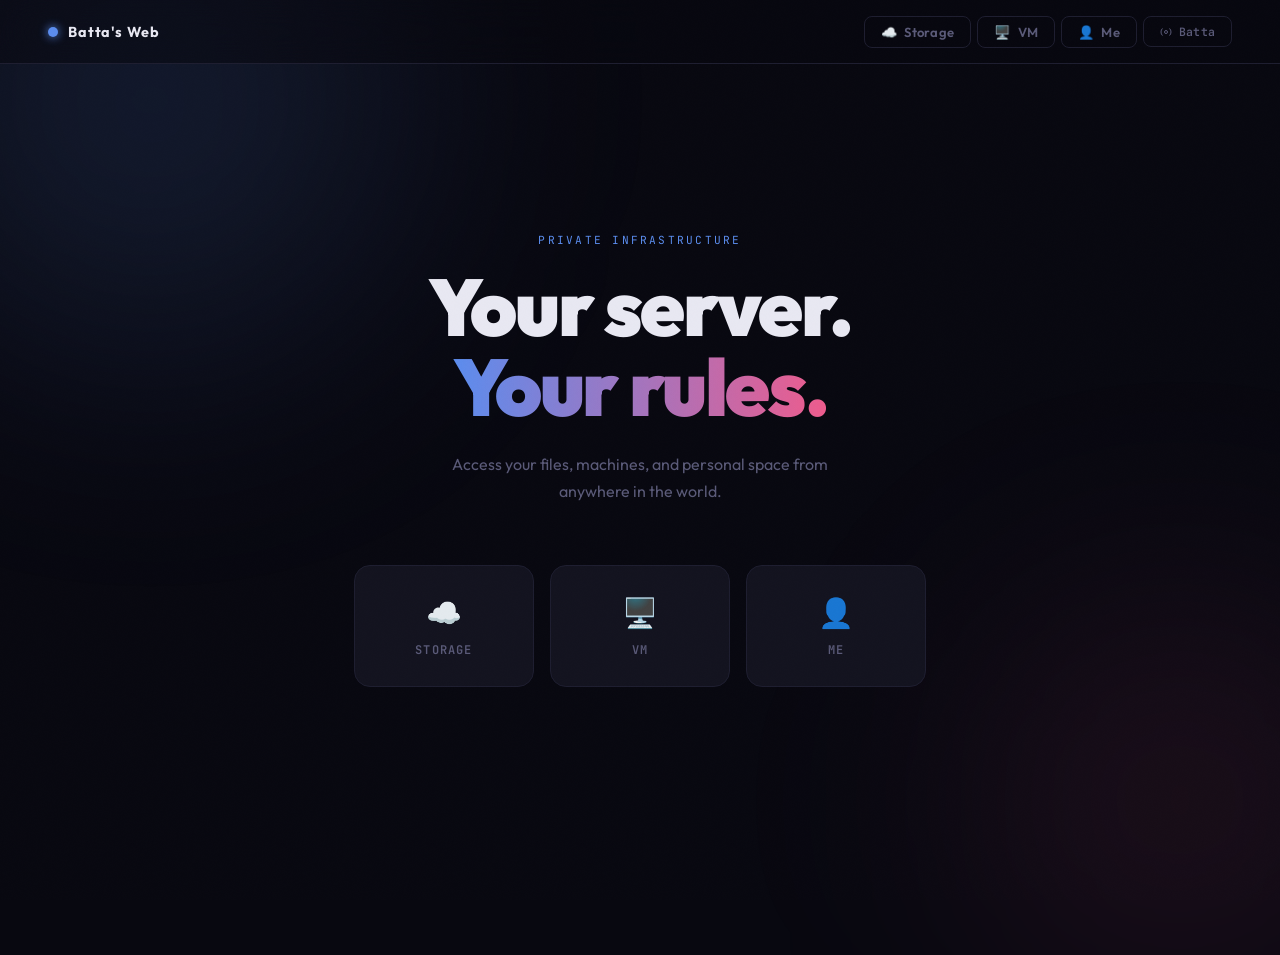
<file: index.html>
<!DOCTYPE html>
<html lang="en">
<head>
  <meta charset="UTF-8"/>
  <meta name="viewport" content="width=device-width, initial-scale=1.0"/>
  <title>Batta's Web</title>
  <link rel="preconnect" href="https://fonts.googleapis.com">
  <link rel="preconnect" href="https://fonts.gstatic.com" crossorigin>
  <link href="https://fonts.googleapis.com/css2?family=Outfit:wght@300;400;500;600;700;800;900&family=JetBrains+Mono:wght@300;400;500&display=swap" rel="stylesheet">
  <style>
    *, *::before, *::after { box-sizing: border-box; margin: 0; padding: 0; }
    :root {
      --bg:#080810; --surface:#0f0f1a; --card:#13131f; --border:#1e1e30;
      --border-light:#2a2a40; --accent:#5b8dee; --accent2:#ee5b8d;
      --accent3:#5beeb0; --text:#e8e8f2; --muted:#5a5a78;
      --sans:'Outfit',sans-serif; --mono:'JetBrains Mono',monospace;
    }
    html,body{height:100%;background:var(--bg);color:var(--text);font-family:var(--sans);overflow-x:hidden;}
    body::after{content:'';position:fixed;inset:0;pointer-events:none;z-index:9999;
      background-image:url("data:image/svg+xml,%3Csvg viewBox='0 0 200 200' xmlns='http://www.w3.org/2000/svg'%3E%3Cfilter id='n'%3E%3CfeTurbulence type='fractalNoise' baseFrequency='0.9' numOctaves='4' stitchTiles='stitch'/%3E%3C/filter%3E%3Crect width='100%25' height='100%25' filter='url(%23n)' opacity='0.03'/%3E%3C/svg%3E");
      background-size:150px;opacity:.4;}
    .blob{position:fixed;border-radius:50%;filter:blur(130px);pointer-events:none;z-index:0;}
    .blob-1{width:500px;height:500px;background:#5b8dee22;top:-150px;left:-100px;}
    .blob-2{width:400px;height:400px;background:#ee5b8d18;bottom:-100px;right:-100px;}

    /* NAV */
    nav{position:fixed;top:0;left:0;right:0;z-index:100;display:flex;align-items:center;
      justify-content:space-between;padding:0 48px;height:64px;
      background:#08081088;backdrop-filter:blur(20px);border-bottom:1px solid var(--border);}
    .nav-logo{display:flex;align-items:center;gap:10px;font-size:.9rem;font-weight:700;
      letter-spacing:.06em;color:var(--text);text-decoration:none;}
    .nav-logo-dot{width:10px;height:10px;border-radius:50%;background:var(--accent);
      box-shadow:0 0 10px var(--accent);animation:blink 3s ease-in-out infinite;}
    @keyframes blink{0%,100%{opacity:1}50%{opacity:.3}}
    .nav-buttons{display:flex;align-items:center;gap:6px;flex-wrap:wrap;}
    .nav-btn{display:flex;align-items:center;gap:7px;padding:7px 16px;border-radius:8px;
      font-family:var(--sans);font-size:.82rem;font-weight:600;border:1px solid var(--border);
      background:transparent;color:var(--muted);cursor:pointer;text-decoration:none;
      transition:all .2s;letter-spacing:.02em;position:relative;overflow:hidden;}
    .nav-btn::before{content:'';position:absolute;inset:0;background:var(--btn-glow,var(--accent));
      opacity:0;transition:opacity .2s;}
    .nav-btn:hover{border-color:var(--btn-color,var(--accent));}
    .nav-btn:hover::before{opacity:.08;}
    .nav-btn>*{position:relative;z-index:1;}
    .nav-btn-admin{font-family:var(--mono);font-size:.72rem;--btn-color:#f0c070;--btn-glow:#f0c070;}
    .nav-btn-admin:hover{color:#f0c070;}
    .nav-btn-me{--btn-color:var(--accent2);--btn-glow:var(--accent2);}
    .nav-btn-me:hover{color:var(--accent2);}
    .nav-btn-custom:hover{color:var(--btn-color);}

    /* MAIN */
    main{position:relative;z-index:1;min-height:100vh;display:flex;flex-direction:column;
      align-items:center;justify-content:center;padding:80px 24px 60px;text-align:center;}
    .hero-eyebrow{font-family:var(--mono);font-size:.7rem;letter-spacing:.2em;color:var(--accent);
      text-transform:uppercase;margin-bottom:20px;opacity:0;animation:fadeUp .6s .2s forwards;}
    .hero-title{font-size:clamp(2.8rem,7vw,5rem);font-weight:900;line-height:1.0;
      letter-spacing:-.03em;margin-bottom:24px;opacity:0;animation:fadeUp .6s .35s forwards;}
    .hero-title .line2{background:linear-gradient(90deg,var(--accent),var(--accent2));
      -webkit-background-clip:text;-webkit-text-fill-color:transparent;background-clip:text;}
    .hero-sub{font-size:1rem;color:var(--muted);max-width:400px;line-height:1.7;
      margin-bottom:60px;opacity:0;animation:fadeUp .6s .5s forwards;}
    .hero-cards{display:flex;gap:16px;flex-wrap:wrap;justify-content:center;
      opacity:0;animation:fadeUp .6s .65s forwards;}
    .hero-card{background:var(--card);border:1px solid var(--border);border-radius:16px;
      padding:28px 24px;width:180px;cursor:pointer;text-decoration:none;
      display:flex;flex-direction:column;align-items:center;gap:12px;
      transition:transform .25s,border-color .25s,box-shadow .25s;
      position:relative;overflow:hidden;}
    .hero-card::before{content:'';position:absolute;inset:0;
      background:var(--card-glow,linear-gradient(135deg,#5b8dee15,transparent));
      opacity:0;transition:opacity .3s;}
    .hero-card:hover{transform:translateY(-8px);box-shadow:0 24px 60px #0008;}
    .hero-card:hover::before{opacity:1;}
    .hero-card:hover .card-icon{transform:scale(1.15);}
    .card-icon{font-size:1.8rem;transition:transform .3s;position:relative;z-index:1;}
    .card-label{font-size:.75rem;font-weight:600;letter-spacing:.1em;text-transform:uppercase;
      color:var(--muted);font-family:var(--mono);position:relative;z-index:1;transition:color .2s;}
    .hero-card-me{--card-glow:linear-gradient(135deg,#ee5b8d15,transparent);}
    .hero-card-me:hover{border-color:var(--accent2);}
    .hero-card-me:hover .card-label{color:var(--accent2);}
    @keyframes fadeUp{from{opacity:0;transform:translateY(20px)}to{opacity:1;transform:translateY(0)}}

    /* OVERLAYS */
    .panel-overlay{position:fixed;inset:0;background:#000b;backdrop-filter:blur(8px);z-index:200;
      opacity:0;pointer-events:none;transition:opacity .3s;
      display:flex;align-items:center;justify-content:center;padding:24px;}
    .panel-overlay.open{opacity:1;pointer-events:all;}
    .panel,.admin-panel{background:var(--card);border:1px solid var(--border);border-radius:24px;
      width:100%;max-height:90vh;overflow-y:auto;
      transform:translateY(24px) scale(.97);transition:transform .3s;
      scrollbar-width:thin;scrollbar-color:var(--border) transparent;}
    .panel{max-width:600px;}
    .admin-panel{max-width:700px;}
    .panel-overlay.open .panel,.panel-overlay.open .admin-panel{transform:translateY(0) scale(1);}
    .panel-header{display:flex;align-items:center;justify-content:space-between;
      padding:24px 28px 18px;border-bottom:1px solid var(--border);
      position:sticky;top:0;background:var(--card);z-index:1;}
    .panel-title{font-size:1.05rem;font-weight:700;}
    .panel-close{background:var(--border);border:none;cursor:pointer;width:30px;height:30px;
      border-radius:8px;color:var(--muted);display:flex;align-items:center;justify-content:center;
      font-size:1rem;transition:background .2s;}
    .panel-close:hover{background:var(--border-light);color:var(--text);}
    .panel-body{padding:24px 28px;}

    /* ME PANEL WIDGETS */
    .me-section{margin-bottom:24px;}
    .me-section-label{font-family:var(--mono);font-size:.65rem;letter-spacing:.15em;
      color:var(--muted);text-transform:uppercase;margin-bottom:10px;}
    .tags-grid{display:flex;flex-wrap:wrap;gap:7px;}
    .tag{padding:5px 13px;border-radius:99px;font-size:.78rem;font-weight:500;
      border:1px solid;letter-spacing:.02em;text-decoration:none;transition:filter .2s;}
    .tag:hover{filter:brightness(1.2);}

    /* SOCIAL LINK CARDS */
    .social-links{display:flex;flex-wrap:wrap;gap:10px;}
    .social-card{display:flex;align-items:center;gap:10px;padding:10px 16px;
      background:var(--surface);border:1px solid var(--border);border-radius:12px;
      text-decoration:none;color:var(--text);transition:all .2s;min-width:140px;}
    .social-card:hover{border-color:var(--accent);transform:translateY(-2px);}
    .social-favicon{width:18px;height:18px;border-radius:4px;object-fit:contain;
      background:var(--border);padding:1px;}
    .social-name{font-size:.82rem;font-weight:600;}

    /* STEAM CARD */
    .steam-card{background:var(--surface);border:1px solid var(--border);border-radius:14px;
      padding:16px;display:flex;gap:14px;align-items:center;}
    .steam-avatar{width:56px;height:56px;border-radius:10px;object-fit:cover;
      border:2px solid var(--border);}
    .steam-avatar.online{border-color:#5beeb0;}
    .steam-avatar.away{border-color:#f0c070;}
    .steam-info{flex:1;min-width:0;}
    .steam-name{font-weight:700;font-size:.95rem;margin-bottom:3px;
      white-space:nowrap;overflow:hidden;text-overflow:ellipsis;}
    .steam-status{font-size:.75rem;font-family:var(--mono);}
    .steam-status.online{color:#5beeb0;}
    .steam-status.away{color:#f0c070;}
    .steam-status.offline{color:var(--muted);}
    .steam-game{font-size:.72rem;color:var(--muted);margin-top:2px;
      white-space:nowrap;overflow:hidden;text-overflow:ellipsis;}
    .steam-loading{color:var(--muted);font-size:.8rem;font-family:var(--mono);}

    /* LASTFM / SPOTIFY CARD */
    .music-card{background:var(--surface);border:1px solid var(--border);border-radius:14px;
      padding:14px;display:flex;gap:12px;align-items:center;}
    .music-art{width:52px;height:52px;border-radius:8px;object-fit:cover;
      background:var(--border);flex-shrink:0;}
    .music-info{flex:1;min-width:0;}
    .music-track{font-weight:600;font-size:.88rem;white-space:nowrap;overflow:hidden;text-overflow:ellipsis;}
    .music-artist{font-size:.75rem;color:var(--muted);margin-top:2px;}
    .music-live{display:inline-flex;align-items:center;gap:5px;font-size:.68rem;
      font-family:var(--mono);color:#1db954;margin-top:4px;}
    .music-live-dot{width:6px;height:6px;border-radius:50%;background:#1db954;
      animation:blink 1s ease-in-out infinite;}
    .music-source{font-size:.68rem;color:var(--muted);font-family:var(--mono);}
    .spotify-embed{border-radius:14px;overflow:hidden;border:1px solid var(--border);}

    /* ADMIN */
    .admin-section-title{font-family:var(--mono);font-size:.68rem;letter-spacing:.15em;
      color:#f0c070;text-transform:uppercase;margin-bottom:10px;}
    .admin-row{display:flex;gap:7px;margin-bottom:7px;align-items:center;}
    .admin-input{flex:1;background:var(--surface);border:1px solid var(--border);
      border-radius:8px;padding:8px 11px;color:var(--text);font-family:var(--sans);
      font-size:.83rem;transition:border-color .2s;width:100%;}
    .admin-input:focus{outline:none;border-color:#f0c07060;}
    .admin-input::placeholder{color:var(--muted);}
    .color-input{width:38px;height:36px;border-radius:8px;border:1px solid var(--border);
      background:var(--surface);cursor:pointer;padding:2px;flex-shrink:0;}
    .admin-btn{padding:7px 14px;border-radius:8px;border:none;cursor:pointer;
      font-family:var(--sans);font-size:.78rem;font-weight:600;transition:filter .2s;}
    .admin-btn:hover{filter:brightness(1.2);}
    .admin-btn-add{background:#5b8dee20;color:var(--accent);border:1px solid #5b8dee40;}
    .admin-btn-remove{background:#ee5b5b20;color:#ee5b5b;border:1px solid #ee5b5b40;
      width:34px;height:36px;padding:0;display:flex;align-items:center;justify-content:center;flex-shrink:0;}
    .admin-btn-save{background:linear-gradient(135deg,#f0c070,#e0a040);color:#1a1000;font-weight:700;padding:9px 22px;}
    .admin-btn-login{background:linear-gradient(135deg,#f0c070,#e0a040);color:#1a1000;
      font-weight:700;padding:11px 24px;width:100%;margin-top:8px;border-radius:10px;font-size:.9rem;}
    .admin-field-label{font-size:.7rem;color:var(--muted);font-family:var(--mono);
      letter-spacing:.12em;margin-bottom:5px;display:block;text-transform:uppercase;}
    .admin-field{margin-bottom:14px;}
    .admin-login-error{color:#ee5b5b;font-size:.78rem;margin-top:6px;display:none;}
    .admin-divider{border:none;border-top:1px solid var(--border);margin:20px 0;}
    .admin-note{font-size:.75rem;color:var(--muted);margin-top:4px;line-height:1.5;}

    footer{position:relative;z-index:1;text-align:center;padding:20px;
      border-top:1px solid var(--border);font-family:var(--mono);font-size:.65rem;color:var(--muted);}

    @media(max-width:600px){
      nav{padding:0 16px;}
      .nav-btn .lbl{display:none;}
      .panel-body,.panel-header{padding-left:16px;padding-right:16px;}
    }
  </style>
</head>
<body>
<div class="blob blob-1"></div>
<div class="blob blob-2"></div>

<nav>
  <a class="nav-logo" href="#">
    <div class="nav-logo-dot"></div>
    <span id="navSiteName">Batta's Web</span>
  </a>
  <div class="nav-buttons" id="navButtons"></div>
</nav>

<main>
  <p class="hero-eyebrow">Private Infrastructure</p>
  <h1 class="hero-title">Your server.<br><span class="line2">Your rules.</span></h1>
  <p class="hero-sub">Access your files, machines, and personal space from anywhere in the world.</p>
  <div class="hero-cards" id="heroCards"></div>
</main>

<footer id="footerText">Batta's Web &nbsp;·&nbsp; TrueNAS Scale</footer>

<!-- ME PANEL -->
<div class="panel-overlay" id="meOverlay" onclick="if(event.target===this)closeMe()">
  <div class="panel">
    <div class="panel-header">
      <span class="panel-title" id="meTitle">About</span>
      <button class="panel-close" onclick="closeMe()">✕</button>
    </div>
    <div class="panel-body" id="meBody"></div>
  </div>
</div>

<!-- ADMIN PANEL -->
<div class="panel-overlay" id="adminOverlay" onclick="if(event.target===this)closeAdmin()">
  <div class="admin-panel" id="adminPanelInner"></div>
</div>

<script>
// ══════════════════════════════════════════════════════════
//  CONFIG
//  Edit defaults here OR use the Admin Panel in the browser
// ══════════════════════════════════════════════════════════
const CONFIG_KEY = 'battaweb_config_v2';

const DEFAULT_CONFIG = {
  adminPassword: '314159265!#!',
  siteName: "Batta's Web",

  // ── Nav / card buttons (add/remove freely) ──
  // type: 'link' | 'me'
  // color: hex accent color for hover glow
  buttons: [
    { id:'storage', label:'Storage', icon:'☁️', url:'https://cloud.Battaweb.com',        color:'#5b8dee', type:'link' },
    { id:'vm',      label:'VM',      icon:'🖥️', url:'http://truenas.local/ui/vm',         color:'#5beeb0', type:'link' },
    // ↑ Replace VM url with your noVNC display URL once confirmed
    { id:'me',      label:'Me',      icon:'👤', url:'',                                  color:'#ee5b8d', type:'me'   },
  ],

  // ── Me panel ──
  meTitle: 'Batta',
  meSections: [
    {
      type: 'tags',
      label: 'Skills',
      tags: [
        { text:'TrueNAS',     color:'#5b8dee', bg:'#5b8dee18' },
        { text:'Nextcloud',   color:'#5beeb0', bg:'#5beeb018' },
        { text:'Networking',  color:'#ee5b8d', bg:'#ee5b8d18' },
        { text:'Self-hosted', color:'#f0c070', bg:'#f0c07018' },
      ]
    },
    {
      type: 'social',
      label: 'Links',
      links: [
        { name:'GitHub',   url:'https://github.com/',          color:'#aaaaff' },
        { name:'LinkedIn', url:'https://linkedin.com/in/',     color:'#0a66c2' },
        { name:'Steam',    url:'https://steamcommunity.com/id/Battata22/', color:'#1b9af7' },
        { name:'Instagram',url:'https://instagram.com/',       color:'#ee5b8d' },
      ]
    },
    {
      type: 'steam',
      label: 'Steam',
      // Uses Steam's public XML API via a CORS proxy
      // steamId64: find yours at steamid.io — needed for API
      // vanityUrl: your custom URL part (Battata22)
      vanityUrl: 'Battata22',
      steamId64: '', // ← FILL IN your Steam64 ID (get it from steamid.io)
    },
    {
      type: 'lastfm',
      label: 'Now Playing',
      // Last.fm: fill in your username when you create an account
      // API key is public/free — already included below
      lastfmUser: '',        // ← e.g. 'Battata22'
      lastfmApiKey: 'PUT_YOUR_LASTFM_API_KEY_HERE', // free at last.fm/api
      // OR use a Spotify embed (paste embed URL from Spotify → Share → Embed)
      spotifyEmbedUrl: '',   // ← e.g. 'https://open.spotify.com/embed/playlist/...'
    },
  ],
};

// ── State ──
let cfg = (() => {
  try {
    const s = localStorage.getItem(CONFIG_KEY);
    if (!s) return JSON.parse(JSON.stringify(DEFAULT_CONFIG));
    const saved = JSON.parse(s);
    // deep merge buttons
    return Object.assign(JSON.parse(JSON.stringify(DEFAULT_CONFIG)), saved);
  } catch { return JSON.parse(JSON.stringify(DEFAULT_CONFIG)); }
})();
let adminLoggedIn = false;
function saveConfig(){ localStorage.setItem(CONFIG_KEY, JSON.stringify(cfg)); }

// ── Favicon helper ──
function favicon(url){
  try { return `https://www.google.com/s2/favicons?domain=${new URL(url).hostname}&sz=32`; }
  catch { return ''; }
}

// ── Render Nav + Cards ──
function renderNav(){
  document.title = cfg.siteName;
  document.getElementById('navSiteName').textContent = cfg.siteName;
  document.getElementById('footerText').textContent = cfg.siteName + ' · TrueNAS Scale';

  const nb = document.getElementById('navButtons');
  nb.innerHTML = cfg.buttons.map(btn => {
    if(btn.type === 'me') return `
      <button class="nav-btn nav-btn-me" onclick="openMe()"
        style="--btn-color:${btn.color};--btn-glow:${btn.color}">
        <span>${btn.icon}</span><span class="lbl">${btn.label}</span>
      </button>`;
    return `
      <a class="nav-btn nav-btn-custom" href="${btn.url}" target="_blank" rel="noopener"
        style="--btn-color:${btn.color};--btn-glow:${btn.color}">
        <span>${btn.icon}</span><span class="lbl">${btn.label}</span>
      </a>`;
  }).join('') + `
    <button class="nav-btn nav-btn-admin" onclick="openAdmin()" title="Admin">
      <svg width="12" height="12" fill="none" stroke="currentColor" stroke-width="2" viewBox="0 0 24 24"><circle cx="12" cy="12" r="3"/><path d="M19.07 4.93a10 10 0 0 1 0 14.14M4.93 4.93a10 10 0 0 0 0 14.14"/></svg>
      <span>Batta</span>
    </button>`;

  // Cards
  const hc = document.getElementById('heroCards');
  hc.innerHTML = cfg.buttons.map((btn,i) => {
    const style = `--card-glow:linear-gradient(135deg,${btn.color}18,transparent)`;
    const hoverStyle = `onmouseenter="this.style.borderColor='${btn.color}';this.querySelector('.card-label').style.color='${btn.color}'" onmouseleave="this.style.borderColor='';this.querySelector('.card-label').style.color=''"`;
    if(btn.type === 'me') return `
      <div class="hero-card hero-card-me" style="${style}" onclick="openMe()" ${hoverStyle}>
        <div class="card-icon">${btn.icon}</div>
        <div class="card-label">${btn.label}</div>
      </div>`;
    return `
      <a class="hero-card" href="${btn.url}" target="_blank" rel="noopener"
        style="${style};animation-delay:${0.65+i*0.08}s" ${hoverStyle}>
        <div class="card-icon">${btn.icon}</div>
        <div class="card-label">${btn.label}</div>
      </a>`;
  }).join('');
}

// ── Me Panel ──
async function openMe(){
  document.getElementById('meTitle').textContent = cfg.meTitle;
  const body = document.getElementById('meBody');
  body.innerHTML = '<div style="color:var(--muted);font-family:var(--mono);font-size:.8rem">Loading...</div>';
  document.getElementById('meOverlay').classList.add('open');

  let html = '';
  for(const sec of cfg.meSections){
    html += `<div class="me-section"><div class="me-section-label">${sec.label}</div>`;

    if(sec.type === 'tags'){
      html += `<div class="tags-grid">${sec.tags.map(t=>`
        <span class="tag" style="color:${t.color};background:${t.bg};border-color:${t.color}40">${t.text}</span>
      `).join('')}</div>`;

    } else if(sec.type === 'social'){
      html += `<div class="social-links">${sec.links.map(l=>`
        <a class="social-card" href="${l.url}" target="_blank" rel="noopener"
          onmouseenter="this.style.borderColor='${l.color}'" onmouseleave="this.style.borderColor=''">
          <img class="social-favicon" src="${favicon(l.url)}" onerror="this.style.display='none'"/>
          <span class="social-name">${l.name}</span>
        </a>
      `).join('')}</div>`;

    } else if(sec.type === 'steam'){
      html += `<div id="steamWidget"><div class="steam-loading">⏳ Loading Steam profile...</div></div>`;

    } else if(sec.type === 'lastfm'){
      if(sec.spotifyEmbedUrl){
        html += `<div class="spotify-embed">
          <iframe src="${sec.spotifyEmbedUrl}" width="100%" height="152" frameborder="0"
            allow="autoplay;clipboard-write;encrypted-media;fullscreen;picture-in-picture"
            loading="lazy" style="border-radius:14px"></iframe>
        </div>`;
      } else if(sec.lastfmUser && sec.lastfmApiKey !== 'PUT_YOUR_LASTFM_API_KEY_HERE'){
        html += `<div id="lastfmWidget"><div class="steam-loading">⏳ Loading Last.fm...</div></div>`;
      } else {
        html += `<div style="background:var(--surface);border:1px dashed var(--border);border-radius:12px;padding:16px;font-size:.8rem;color:var(--muted)">
          🎵 Music widget — configure Last.fm username or Spotify embed URL in Admin Panel
        </div>`;
      }
    }
    html += '</div>';
  }
  body.innerHTML = html;

  // Load Steam
  const steamSec = cfg.meSections.find(s=>s.type==='steam');
  if(steamSec) loadSteam(steamSec);

  // Load Last.fm
  const lfmSec = cfg.meSections.find(s=>s.type==='lastfm');
  if(lfmSec && lfmSec.lastfmUser && lfmSec.lastfmApiKey !== 'PUT_YOUR_LASTFM_API_KEY_HERE') loadLastfm(lfmSec);
}

function closeMe(){ document.getElementById('meOverlay').classList.remove('open'); }

// ── Steam loader ──
async function loadSteam(sec){
  const el = document.getElementById('steamWidget');
  if(!el) return;
  if(!sec.steamId64){
    el.innerHTML = `<a class="steam-card" href="https://steamcommunity.com/id/${sec.vanityUrl}/" target="_blank" rel="noopener">
      <img class="steam-avatar" src="https://avatars.steamstatic.com/fef49e7fa7e1997310d705b2a6158ff8dc1cdfeb_full.jpg"/>
      <div class="steam-info">
        <div class="steam-name">${sec.vanityUrl}</div>
        <div class="steam-status offline">Fill steamId64 in config for live status</div>
      </div>
    </a>`;
    return;
  }
  try {
    // Use allorigins CORS proxy to fetch Steam profile XML
    const url = `https://steamcommunity.com/profiles/${sec.steamId64}/?xml=1`;
    const proxy = `https://api.allorigins.win/get?url=${encodeURIComponent(url)}`;
    const res = await fetch(proxy);
    const data = await res.json();
    const parser = new DOMParser();
    const xml = parser.parseFromString(data.contents, 'text/xml');
    const get = tag => xml.querySelector(tag)?.textContent || '';
    const name = get('steamID');
    const avatar = get('avatarFull');
    const stateCode = parseInt(get('onlineState')) || 0;
    const game = get('inGameInfo gameName') || get('inGameServerIP') ? 'In a game' : '';
    const stateMap = {0:'Offline',1:'Online',2:'Busy',3:'Away',4:'Snooze',5:'Looking to trade',6:'Looking to play'};
    const stateClass = stateCode === 0 ? 'offline' : stateCode === 3 ? 'away' : 'online';
    const stateText = game ? `🎮 ${get('inGameInfo gameName') || 'In a game'}` : (stateMap[stateCode] || 'Offline');
    el.innerHTML = `<a class="steam-card" href="https://steamcommunity.com/id/${sec.vanityUrl}/" target="_blank" rel="noopener">
      <img class="steam-avatar ${stateClass}" src="${avatar}" onerror="this.src='https://avatars.steamstatic.com/fef49e7fa7e1997310d705b2a6158ff8dc1cdfeb_full.jpg'"/>
      <div class="steam-info">
        <div class="steam-name">${name}</div>
        <div class="steam-status ${stateClass}">${stateText}</div>
        ${game ? `<div class="steam-game">Playing: ${get('inGameInfo gameName')}</div>` : ''}
      </div>
    </a>`;
  } catch(e){
    el.innerHTML = `<a class="steam-card" href="https://steamcommunity.com/id/${sec.vanityUrl}/" target="_blank" rel="noopener">
      <div class="steam-info"><div class="steam-name">${sec.vanityUrl}</div>
      <div class="steam-status offline">Could not load profile</div></div>
    </a>`;
  }
}

// ── Last.fm loader ──
async function loadLastfm(sec){
  const el = document.getElementById('lastfmWidget');
  if(!el) return;
  try{
    const url = `https://ws.audioscrobbler.com/2.0/?method=user.getrecenttracks&user=${sec.lastfmUser}&api_key=${sec.lastfmApiKey}&format=json&limit=1`;
    const res = await fetch(url);
    const data = await res.json();
    const track = data.recenttracks?.track?.[0];
    if(!track){ el.innerHTML='<div class="steam-loading">No recent tracks</div>'; return; }
    const isNow = track['@attr']?.nowplaying === 'true';
    const art = track.image?.find(i=>i.size==='medium')?.['#text'] || '';
    el.innerHTML = `<div class="music-card">
      ${art ? `<img class="music-art" src="${art}" onerror="this.style.display='none'"/>` : ''}
      <div class="music-info">
        <div class="music-track">${track.name}</div>
        <div class="music-artist">${track.artist?.['#text'] || ''}</div>
        ${isNow ? `<div class="music-live"><span class="music-live-dot"></span>Now playing</div>` : `<div class="music-source">Last played · Last.fm</div>`}
      </div>
    </div>`;
  } catch(e){ el.innerHTML='<div class="steam-loading">Could not load Last.fm</div>'; }
}

// ── Admin Panel ──
function openAdmin(){ adminLoggedIn ? renderAdminEditor() : renderAdminLogin(); document.getElementById('adminOverlay').classList.add('open'); }
function closeAdmin(){ document.getElementById('adminOverlay').classList.remove('open'); }

function renderAdminLogin(){
  document.getElementById('adminPanelInner').innerHTML = `
    <div class="panel-header">
      <span class="panel-title" style="color:#f0c070">⚙ Admin</span>
      <button class="panel-close" onclick="closeAdmin()">✕</button>
    </div>
    <div style="padding:28px">
      <div class="admin-field">
        <label class="admin-field-label">Password</label>
        <input class="admin-input" type="password" id="adminPassInput" placeholder="••••••••" onkeydown="if(event.key==='Enter')tryLogin()"/>
        <div class="admin-login-error" id="loginErr">Incorrect password.</div>
      </div>
      <button class="admin-btn admin-btn-login" onclick="tryLogin()">Sign in →</button>
    </div>`;
  setTimeout(()=>document.getElementById('adminPassInput')?.focus(), 80);
}

function tryLogin(){
  if(document.getElementById('adminPassInput').value === cfg.adminPassword){ adminLoggedIn=true; renderAdminEditor(); }
  else document.getElementById('loginErr').style.display='block';
}

function renderAdminEditor(){
  document.getElementById('adminPanelInner').innerHTML = `
    <div class="panel-header">
      <span class="panel-title" style="color:#f0c070">⚙ Admin Panel</span>
      <div style="display:flex;gap:8px;align-items:center">
        <button class="admin-btn admin-btn-save" onclick="applyAndSave()">💾 Save</button>
        <button class="panel-close" onclick="closeAdmin()">✕</button>
      </div>
    </div>
    <div style="padding:20px 28px 32px;display:flex;flex-direction:column;gap:20px">

      <div>
        <div class="admin-section-title">Site</div>
        <div class="admin-field">
          <label class="admin-field-label">Site Name</label>
          <input class="admin-input" id="cfgSiteName" value="${cfg.siteName}"/>
        </div>
      </div>

      <div>
        <div class="admin-section-title">Nav & Card Buttons</div>
        <p class="admin-note" style="margin-bottom:12px">Add buttons that appear in the nav bar and as cards on the main page. Type "me" opens your profile panel instead of a link.</p>
        <div id="btnEditor"></div>
        <button class="admin-btn admin-btn-add" onclick="addButton()" style="margin-top:6px">+ Add button</button>
      </div>

      <div>
        <div class="admin-section-title">Me Panel — Display Name</div>
        <input class="admin-input" id="cfgMeTitle" value="${cfg.meTitle}"/>
      </div>

      <div>
        <div class="admin-section-title">Me Panel — Sections</div>
        <p class="admin-note" style="margin-bottom:10px">Each section appears in the Me panel. Types: <b>tags</b> (colored pills), <b>social</b> (link cards with favicons), <b>steam</b> (live Steam profile), <b>lastfm</b> (now playing / Spotify embed).</p>
        <div id="sectionsEditor"></div>
        <button class="admin-btn admin-btn-add" onclick="addSection()" style="margin-top:6px">+ Add section</button>
      </div>

      <div>
        <div class="admin-section-title">Steam Config</div>
        <div class="admin-field">
          <label class="admin-field-label">Steam Vanity URL (the part after /id/)</label>
          <input class="admin-input" id="cfgSteamVanity" value="${(cfg.meSections.find(s=>s.type==='steam')||{}).vanityUrl||''}"/>
        </div>
        <div class="admin-field">
          <label class="admin-field-label">Steam 64-bit ID (get it from steamid.io)</label>
          <input class="admin-input" id="cfgSteamId" value="${(cfg.meSections.find(s=>s.type==='steam')||{}).steamId64||''}" placeholder="76561198xxxxxxxxx"/>
        </div>
      </div>

      <div>
        <div class="admin-section-title">Music Widget</div>
        <div class="admin-field">
          <label class="admin-field-label">Last.fm Username (leave blank if not using)</label>
          <input class="admin-input" id="cfgLfmUser" value="${(cfg.meSections.find(s=>s.type==='lastfm')||{}).lastfmUser||''}" placeholder="your_lastfm_username"/>
        </div>
        <div class="admin-field">
          <label class="admin-field-label">Last.fm API Key (free at last.fm/api)</label>
          <input class="admin-input" id="cfgLfmKey" value="${(cfg.meSections.find(s=>s.type==='lastfm')||{}).lastfmApiKey||''}" placeholder="PUT_YOUR_LASTFM_API_KEY_HERE"/>
        </div>
        <div class="admin-field">
          <label class="admin-field-label">OR Spotify Embed URL (overrides Last.fm)</label>
          <input class="admin-input" id="cfgSpotify" value="${(cfg.meSections.find(s=>s.type==='lastfm')||{}).spotifyEmbedUrl||''}" placeholder="https://open.spotify.com/embed/playlist/..."/>
          <div class="admin-note">In Spotify → right click playlist → Share → Embed playlist → copy URL</div>
        </div>
      </div>

      <div style="border-top:1px solid var(--border);padding-top:16px">
        <div class="admin-section-title">Security</div>
        <div class="admin-field">
          <label class="admin-field-label">New Admin Password (blank = keep current)</label>
          <input class="admin-input" id="cfgNewPass" type="password" placeholder="New password"/>
        </div>
      </div>

    </div>`;
  renderBtnEditor();
  renderSectionsEditor();
}

function renderBtnEditor(){
  const el = document.getElementById('btnEditor'); if(!el) return;
  el.innerHTML = cfg.buttons.map((btn,i)=>`
    <div style="background:var(--surface);border:1px solid var(--border);border-radius:10px;padding:12px;margin-bottom:8px">
      <div class="admin-row">
        <input class="admin-input" style="max-width:60px" value="${btn.icon}" placeholder="emoji"
          onchange="cfg.buttons[${i}].icon=this.value"/>
        <input class="admin-input" value="${btn.label}" placeholder="Label"
          onchange="cfg.buttons[${i}].label=this.value"/>
        <input type="color" class="color-input" value="${btn.color}"
          onchange="cfg.buttons[${i}].color=this.value" title="Accent color"/>
        <button class="admin-btn admin-btn-remove" onclick="removeButton(${i})" title="Remove">✕</button>
      </div>
      <div class="admin-row">
        <select class="admin-input" style="max-width:90px" onchange="cfg.buttons[${i}].type=this.value">
          <option value="link" ${btn.type==='link'?'selected':''}>Link</option>
          <option value="me"   ${btn.type==='me'?'selected':''}>Me panel</option>
        </select>
        <input class="admin-input" value="${btn.url||''}" placeholder="https://..."
          onchange="cfg.buttons[${i}].url=this.value" ${btn.type==='me'?'disabled':''}/>
      </div>
    </div>`).join('');
}

function addButton(){
  cfg.buttons.push({id:'btn'+Date.now(),label:'New',icon:'🔗',url:'',color:'#5b8dee',type:'link'});
  renderBtnEditor();
}
function removeButton(i){ cfg.buttons.splice(i,1); renderBtnEditor(); }

function renderSectionsEditor(){
  const el = document.getElementById('sectionsEditor'); if(!el) return;
  el.innerHTML = cfg.meSections.map((sec,si)=>{
    let inner = '';
    if(sec.type==='tags'){
      inner = `<div id="tagsEd_${si}"></div>
        <button class="admin-btn admin-btn-add" onclick="addTag(${si})" style="margin-top:6px;font-size:.72rem;padding:5px 10px">+ Tag</button>`;
    } else if(sec.type==='social'){
      inner = `<div id="linksEd_${si}"></div>
        <button class="admin-btn admin-btn-add" onclick="addLink(${si})" style="margin-top:6px;font-size:.72rem;padding:5px 10px">+ Link</button>`;
    } else if(sec.type==='steam'){
      inner = `<div class="admin-note">Steam config is in the Steam Config section above.</div>`;
    } else if(sec.type==='lastfm'){
      inner = `<div class="admin-note">Music config is in the Music Widget section above.</div>`;
    }
    return `<div style="background:var(--surface);border:1px solid var(--border);border-radius:10px;padding:12px;margin-bottom:8px">
      <div class="admin-row" style="margin-bottom:8px">
        <select class="admin-input" style="max-width:100px" onchange="cfg.meSections[${si}].type=this.value;renderSectionsEditor()">
          <option value="tags"   ${sec.type==='tags'?'selected':''}>Tags</option>
          <option value="social" ${sec.type==='social'?'selected':''}>Social</option>
          <option value="steam"  ${sec.type==='steam'?'selected':''}>Steam</option>
          <option value="lastfm" ${sec.type==='lastfm'?'selected':''}>Music</option>
        </select>
        <input class="admin-input" value="${sec.label}" placeholder="Label"
          onchange="cfg.meSections[${si}].label=this.value"/>
        <button class="admin-btn admin-btn-remove" onclick="removeSection(${si})">✕</button>
      </div>
      ${inner}
    </div>`;
  }).join('');
  cfg.meSections.forEach((_,si)=>{ renderTagsEditor(si); renderLinksEditor(si); });
}

function renderTagsEditor(si){
  const el = document.getElementById(`tagsEd_${si}`); if(!el) return;
  const sec = cfg.meSections[si]; if(sec.type!=='tags') return;
  el.innerHTML = (sec.tags||[]).map((tag,ti)=>`
    <div class="admin-row">
      <input class="admin-input" value="${tag.text}" onchange="cfg.meSections[${si}].tags[${ti}].text=this.value"/>
      <input type="color" class="color-input" value="${tag.color}"
        onchange="cfg.meSections[${si}].tags[${ti}].color=this.value;cfg.meSections[${si}].tags[${ti}].bg=this.value+'18'"/>
      <button class="admin-btn admin-btn-remove" onclick="removeTag(${si},${ti})">✕</button>
    </div>`).join('');
}

function renderLinksEditor(si){
  const el = document.getElementById(`linksEd_${si}`); if(!el) return;
  const sec = cfg.meSections[si]; if(sec.type!=='social') return;
  el.innerHTML = (sec.links||[]).map((l,li)=>`
    <div class="admin-row">
      <input class="admin-input" value="${l.name}" placeholder="Name" onchange="cfg.meSections[${si}].links[${li}].name=this.value"/>
      <input class="admin-input" value="${l.url}" placeholder="https://..." onchange="cfg.meSections[${si}].links[${li}].url=this.value"/>
      <input type="color" class="color-input" value="${l.color||'#ffffff'}"
        onchange="cfg.meSections[${si}].links[${li}].color=this.value"/>
      <button class="admin-btn admin-btn-remove" onclick="removeLink(${si},${li})">✕</button>
    </div>`).join('');
}

function addSection(){ cfg.meSections.push({type:'tags',label:'New',tags:[{text:'Tag',color:'#5b8dee',bg:'#5b8dee18'}]}); renderSectionsEditor(); }
function removeSection(si){ cfg.meSections.splice(si,1); renderSectionsEditor(); }
function addTag(si){ if(!cfg.meSections[si].tags) cfg.meSections[si].tags=[]; cfg.meSections[si].tags.push({text:'Tag',color:'#5b8dee',bg:'#5b8dee18'}); renderTagsEditor(si); }
function removeTag(si,ti){ cfg.meSections[si].tags.splice(ti,1); renderTagsEditor(si); }
function addLink(si){ if(!cfg.meSections[si].links) cfg.meSections[si].links=[]; cfg.meSections[si].links.push({name:'Link',url:'https://',color:'#aaaaff'}); renderLinksEditor(si); }
function removeLink(si,li){ cfg.meSections[si].links.splice(li,1); renderLinksEditor(si); }

function applyAndSave(){
  cfg.siteName = document.getElementById('cfgSiteName').value.trim();
  cfg.meTitle  = document.getElementById('cfgMeTitle').value.trim();
  // Steam
  const steamSec = cfg.meSections.find(s=>s.type==='steam');
  if(steamSec){
    steamSec.vanityUrl = document.getElementById('cfgSteamVanity').value.trim();
    steamSec.steamId64 = document.getElementById('cfgSteamId').value.trim();
  }
  // Last.fm / Spotify
  const lfmSec = cfg.meSections.find(s=>s.type==='lastfm');
  if(lfmSec){
    lfmSec.lastfmUser     = document.getElementById('cfgLfmUser').value.trim();
    lfmSec.lastfmApiKey   = document.getElementById('cfgLfmKey').value.trim();
    lfmSec.spotifyEmbedUrl= document.getElementById('cfgSpotify').value.trim();
  }
  const np = document.getElementById('cfgNewPass').value;
  if(np) cfg.adminPassword = np;
  saveConfig();
  renderNav();
  closeAdmin();
}

// ── Init ──
renderNav();
</script>
</body>
</html>
</file>
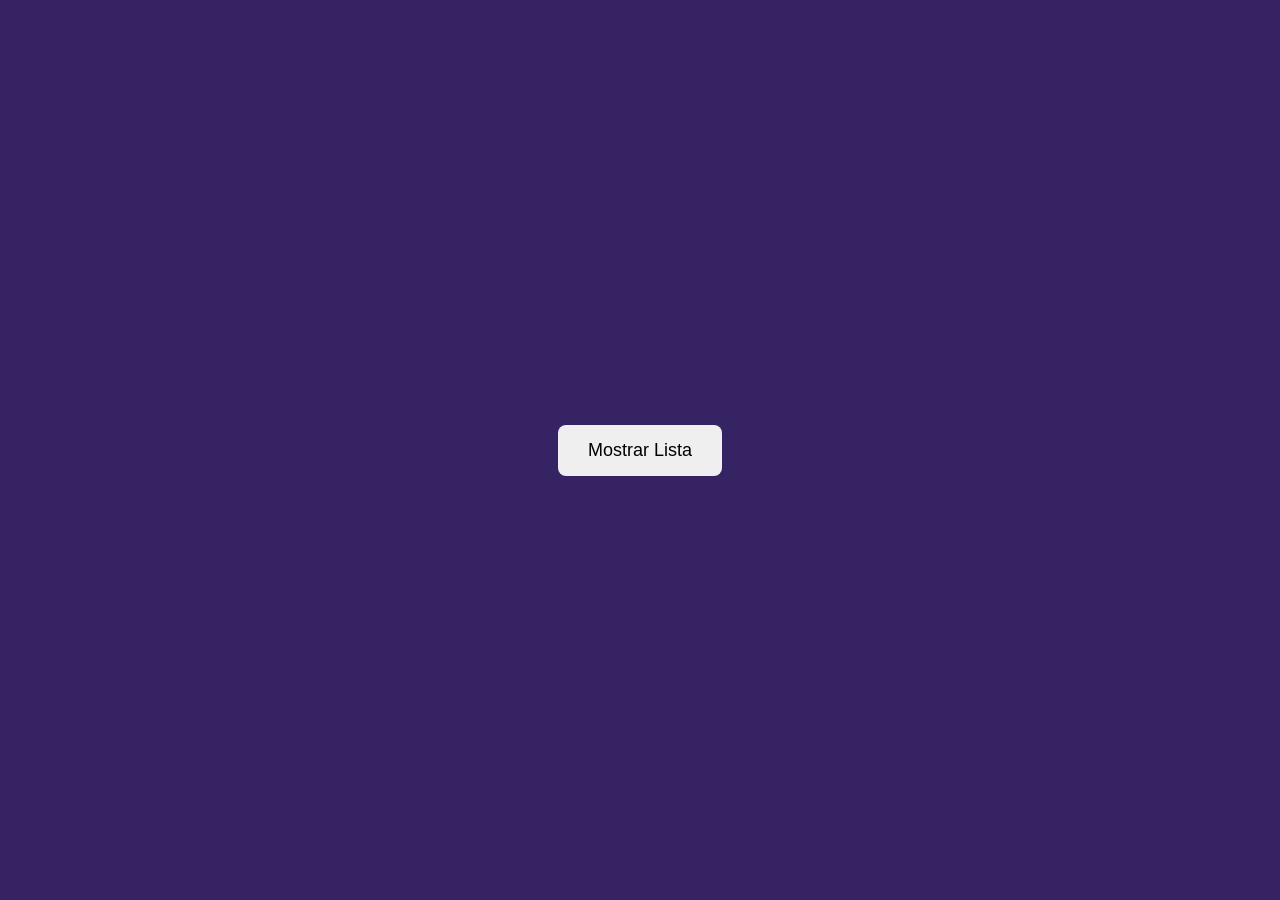
<file: index - Copy.html>
<!DOCTYPE html>
<html lang="es">
<head>
  <meta charset="UTF-8">
  <title>Batta Web</title>
</head>

<body style="margin:0; background:#362364; display:flex; justify-content:center; align-items:center; height:100vh; font-family:sans-serif; flex-direction:column;">

  <button id="miBoton" onclick="mostrarLista()" 
    style="padding:15px 30px; font-size:18px; border:none; border-radius:8px; cursor:pointer;">
    Mostrar Lista
  </button>

  <div id="contenido" style="display:flex; flex-direction:column; align-items:center;"></div>

  <script>
    async function mostrarLista() {
      const boton = document.getElementById("miBoton");
      const contenedor = document.getElementById("contenido");

      boton.style.display = "none";
      contenedor.innerHTML = "<p style='color:white;'>Cargando...</p>";

      try {
        const res = await fetch("Data.json");

        if (!res.ok) throw new Error("HTTP " + res.status);

        const data = await res.json();

        contenedor.innerHTML = "";

        const ul = document.createElement("ul");
        ul.style.listStyle = "none";
        ul.style.padding = "0";
        ul.style.margin = "0";
        ul.style.textAlign = "center";
        ul.style.fontSize = "20px";

        data.forEach(item => {
          const li = document.createElement("li");
          li.textContent = item.texto || "";
          li.style.color = item.color || "white";
          li.style.margin = "5px 0";
          ul.appendChild(li);
        });

        const volverBtn = document.createElement("button");
        volverBtn.textContent = "Volver";
        volverBtn.onclick = volverInicio;
        volverBtn.style.marginTop = "20px";
        volverBtn.style.padding = "10px 20px";
        volverBtn.style.fontSize = "16px";
        volverBtn.style.border = "none";
        volverBtn.style.borderRadius = "8px";
        volverBtn.style.cursor = "pointer";

        contenedor.appendChild(ul);
        contenedor.appendChild(volverBtn);

      } catch (err) {
        contenedor.innerHTML =
          "<p style='color:white;'>Error: " + err.message + "</p>";
        console.error(err);
      }
    }

    function volverInicio() {
      document.getElementById("contenido").innerHTML = "";
      document.getElementById("miBoton").style.display = "block";
    }
  </script>

</body>
</html>
</file>
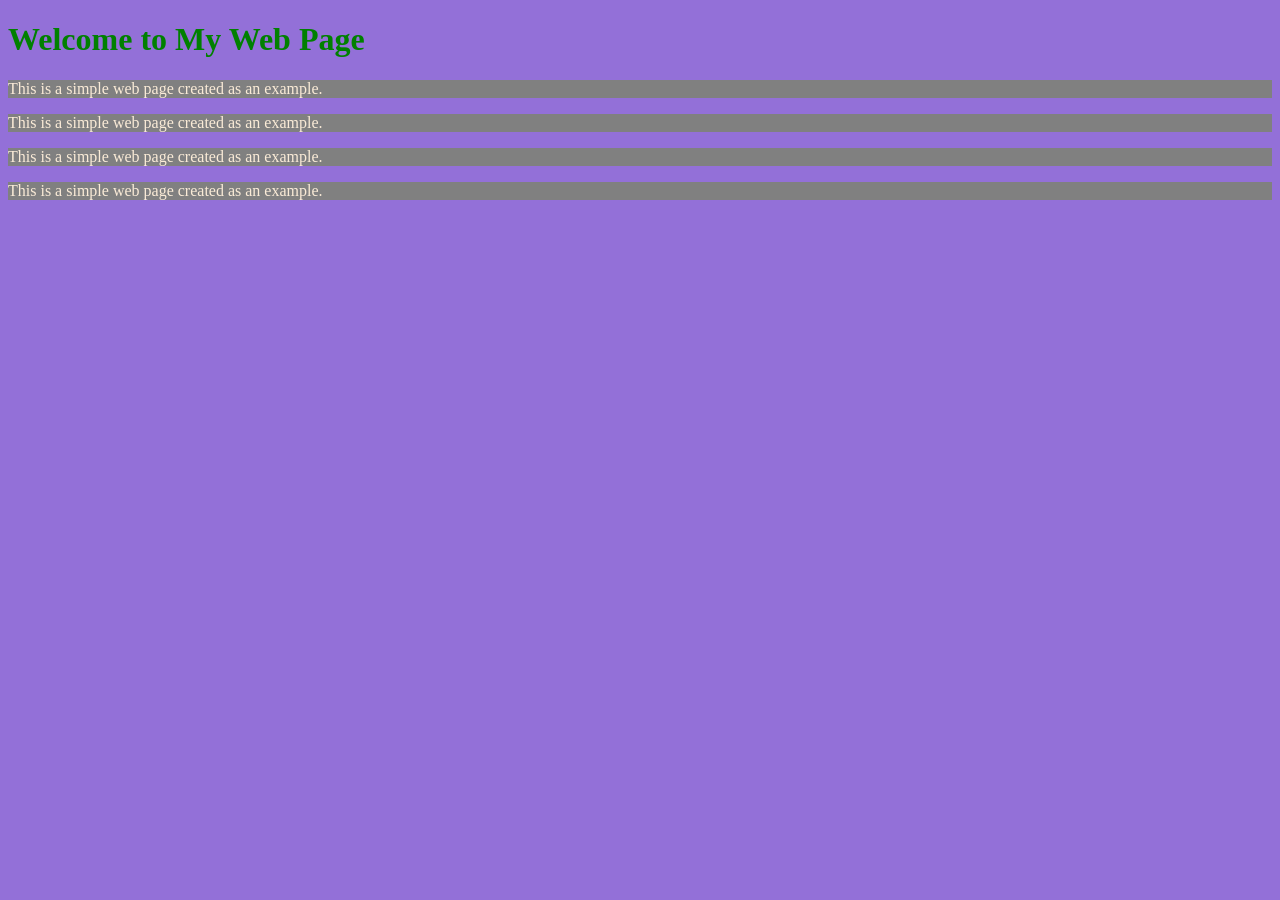
<file: OLDindex.html>
<!DOCTYPE html>

<html>

<head>

  <title>My Web Page</title>  
  <link rel="stylesheet" href="style.css">

</head>

<body>

  <h1>Welcome to My Web Page</h1>

  <p>This is a simple web page created as an example.</p>
  <p>This is a simple web page created as an example.</p>
  <p>This is a simple web page created as an example.</p>
  <p>This is a simple web page created as an example.</p>

</body>

</html>
</file>
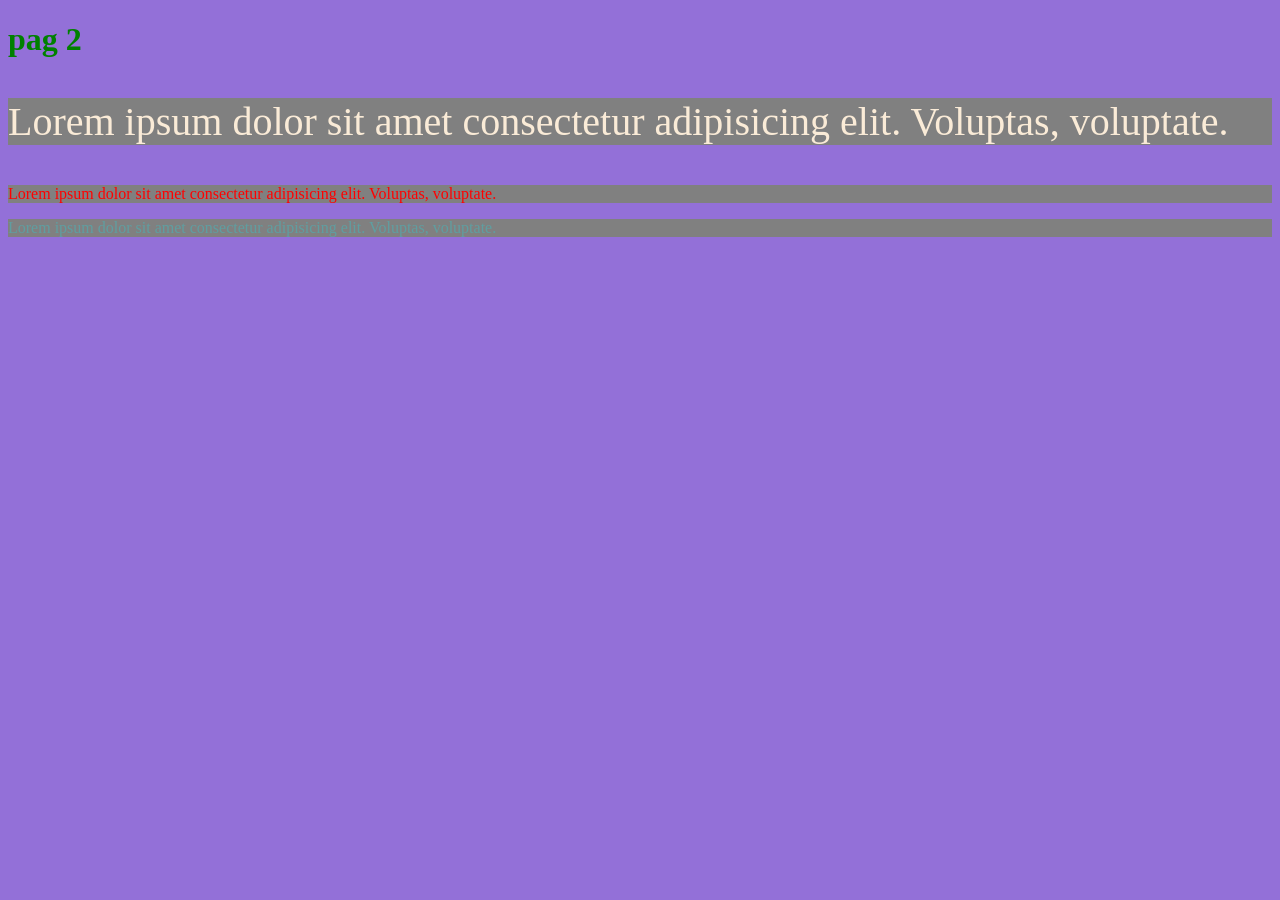
<file: page2.html>
<!DOCTYPE html>
<html lang="en">
<head>
    <meta charset="UTF-8">
    <meta name="viewport" content="width=device-width, initial-scale=1.0">
    <title>Document</title>

    <link rel="stylesheet" href="style.css">

</head>
<body>

    <h1>pag 2</h1>

    <p id="p1">Lorem ipsum dolor sit amet consectetur adipisicing elit. Voluptas, voluptate.</p>
    <p id="p2">Lorem ipsum dolor sit amet consectetur adipisicing elit. Voluptas, voluptate.</p>
    <p id="p3">Lorem ipsum dolor sit amet consectetur adipisicing elit. Voluptas, voluptate.</p>

</body>
</html>
</file>
<file: style.css>
body{
      background-color: rgba(147, 112, 216, 1);
    }

    h1{
      color: green;
    }

    p{
      background-color: gray; 
      color: antiquewhite;
    }

    #p1{
        font-size: 40px;
    }
    #p2{
        color: red;
    }
    #p3{
        color: cadetblue;
    }
</file>
